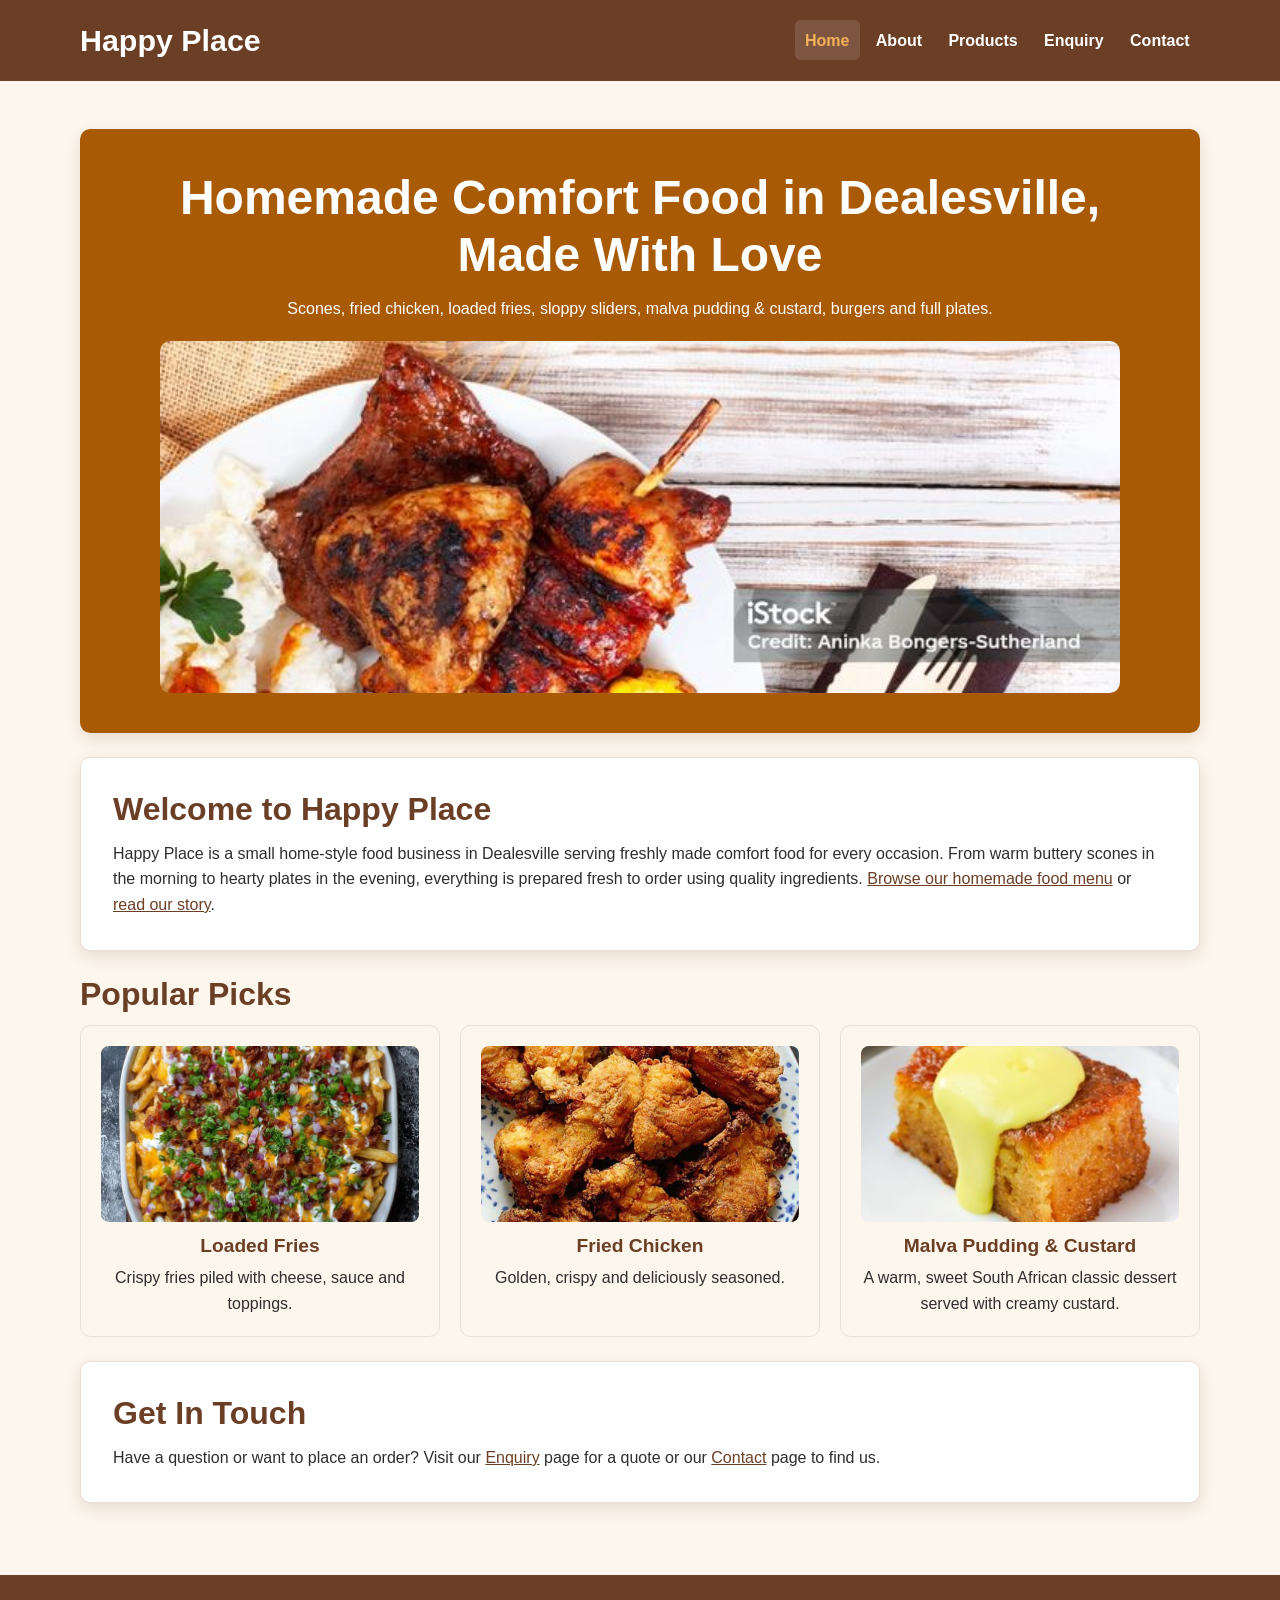
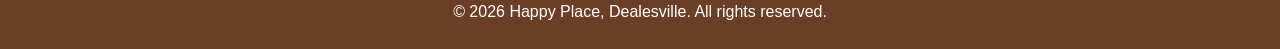
<file: assigiment.html/index.html>
<!DOCTYPE html>
<html lang="en">

<head>
    <meta charset="UTF-8">
    <meta name="viewport" content="width=device-width, initial-scale=1.0">
    <meta name="description"
        content="Happy Place in Dealesville serves homemade comfort food: scones, fried chicken, loaded fries, sloppy sliders, malva pudding, burgers and full plates.">
    <meta name="keywords"
        content="Happy Place, homemade food Dealesville, comfort food, scones, fried chicken, loaded fries, malva pudding, burgers, full plates">
    <title>Happy Place | Homemade Comfort Food in Dealesville</title>
    <link rel="canonical" href="https://happy-place-dealesville.netlify.app/index.html">

    <!-- Open Graph (social media previews) -->
    <meta property="og:type" content="website">
    <meta property="og:site_name" content="Happy Place">
    <meta property="og:title" content="Happy Place | Homemade Comfort Food in Dealesville">
    <meta property="og:description"
        content="Happy Place in Dealesville serves homemade comfort food: scones, fried chicken, loaded fries, sloppy sliders, malva pudding, burgers and full plates.">
    <meta property="og:url" content="https://happy-place-dealesville.netlify.app/index.html">
    <meta property="og:image" content="https://happy-place-dealesville.netlify.app/images/full-plate-640.jpg">
    <meta name="twitter:card" content="summary_large_image">

    <link rel="stylesheet" href="style.css">
    <script type="application/ld+json">
    {
        "@context": "https://schema.org",
        "@type": "FoodEstablishment",
        "name": "Happy Place",
        "description": "Homemade comfort food in Dealesville: scones, fried chicken, loaded fries, sloppy sliders, malva pudding, burgers and full plates.",
        "url": "https://happy-place-dealesville.netlify.app/",
        "image": "https://happy-place-dealesville.netlify.app/images/full-plate-640.jpg",
        "telephone": "+27833486381",
        "email": "thandinzondo@gmail.com",
        "priceRange": "R35 - R85",
        "servesCuisine": "South African comfort food",
        "address": {
            "@type": "PostalAddress",
            "streetAddress": "227 Potlaki Street, Tswaraganang",
            "addressLocality": "Dealesville",
            "addressCountry": "ZA"
        },
        "geo": { "@type": "GeoCoordinates", "latitude": -28.6715, "longitude": 25.4097 },
        "openingHoursSpecification": [
            { "@type": "OpeningHoursSpecification", "dayOfWeek": ["Monday","Tuesday","Wednesday","Thursday","Friday"], "opens": "09:00", "closes": "22:00" },
            { "@type": "OpeningHoursSpecification", "dayOfWeek": "Saturday", "opens": "09:00", "closes": "21:00" },
            { "@type": "OpeningHoursSpecification", "dayOfWeek": "Sunday", "opens": "09:00", "closes": "15:00" }
        ]
    }
    </script>
</head>

<body>
    <a class="skip-link" href="#main-content">Skip to main content</a>

    <header class="site-header">
        <div class="header-container">
            <a class="logo" href="index.html">Happy Place</a>
            <nav class="site-nav" aria-label="Main navigation">
                <ul>
                    <li><a aria-current="page" href="index.html">Home</a></li>
                    <li><a href="about.html">About</a></li>
                    <li><a href="product.html">Products</a></li>
                    <li><a href="enquiry.html">Enquiry</a></li>
                    <li><a href="contact.html">Contact</a></li>
                </ul>
            </nav>
        </div>
    </header>

    <main id="main-content">

        <section class="hero">
            <h1>Homemade Comfort Food in Dealesville, Made With Love</h1>
            <p>Scones, fried chicken, loaded fries, sloppy sliders, malva pudding &amp; custard, burgers and full
                plates.</p>
            <img src="images/full-plate-640.jpg" width="640" height="433"
                alt="Full plate of grilled chicken, meat, pap, tomato relish and corn" fetchpriority="high">
        </section>

        <section class="section-card">
            <h2>Welcome to Happy Place</h2>
            <p>Happy Place is a small home-style food business in Dealesville serving freshly made comfort food for
                every occasion. From warm buttery scones in the morning to hearty plates in the evening, everything is
                prepared fresh to order using quality ingredients. <a href="product.html">Browse our homemade food
                    menu</a> or <a href="about.html">read our story</a>.</p>
        </section>

        <section>
            <h2>Popular Picks</h2>
            <div class="grid">
                <article class="card">
                    <img src="images/loaded-fries-640.jpg" width="640" height="640"
                        alt="Loaded fries with cheese, bacon and spring onion" loading="lazy" data-lightbox>
                    <h3>Loaded Fries</h3>
                    <p>Crispy fries piled with cheese, sauce and toppings.</p>
                </article>

                <article class="card">
                    <img src="images/fried-chicken-1024.jpg" width="1024" height="1024"
                        alt="Crispy fried chicken on a patterned plate" loading="lazy" data-lightbox>
                    <h3>Fried Chicken</h3>
                    <p>Golden, crispy and deliciously seasoned.</p>
                </article>

                <article class="card">
                    <img src="images/malva-pudding-320.jpg" width="320" height="289"
                        alt="Malva pudding with custard poured over it" loading="lazy" data-lightbox>
                    <h3>Malva Pudding &amp; Custard</h3>
                    <p>A warm, sweet South African classic dessert served with creamy custard.</p>
                </article>
            </div>
        </section>

        <section class="section-card">
            <h2>Get In Touch</h2>
            <p>Have a question or want to place an order? Visit our <a href="enquiry.html">Enquiry</a> page for a quote
                or our <a href="contact.html">Contact</a> page to find us.</p>
        </section>

    </main>

    <footer class="site-footer">
        <p>&copy; 2026 Happy Place, Dealesville. All rights reserved.</p>
    </footer>

    <script src="script.js" defer></script>
</body>

</html>
</file>
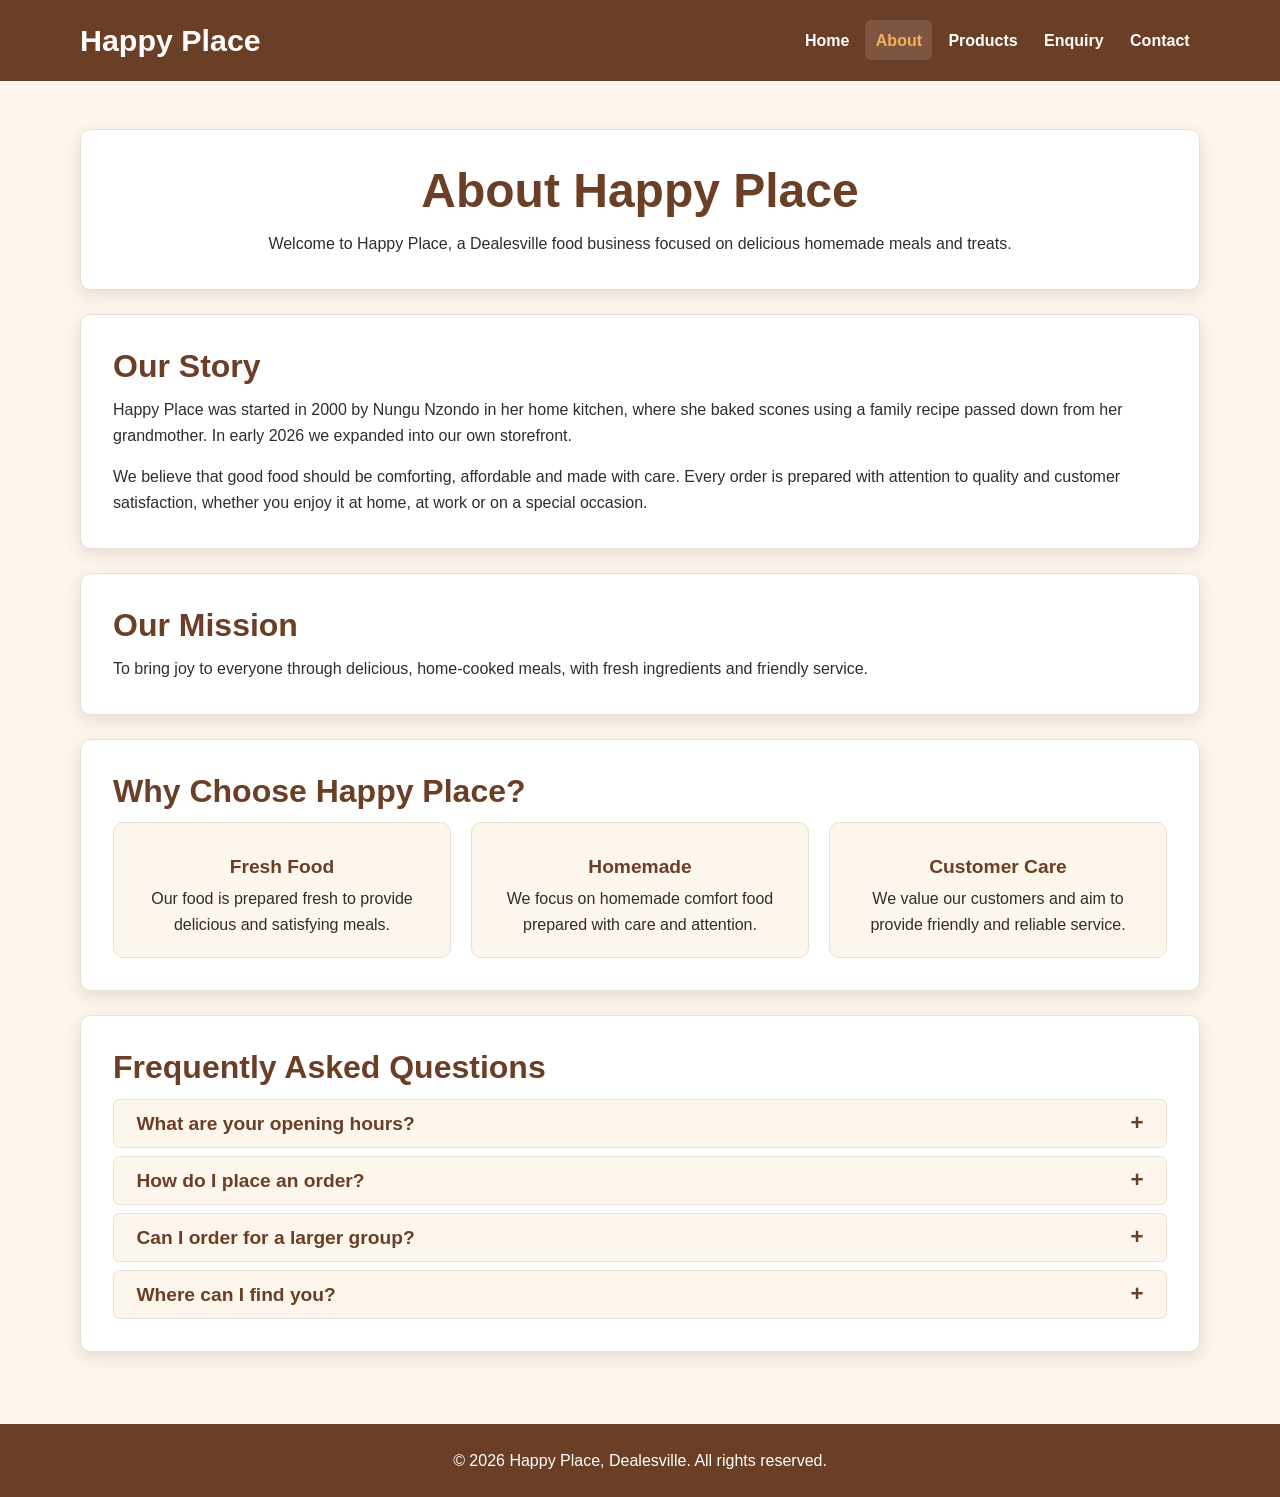
<file: assigiment.html/about.html>
<!DOCTYPE html>
<html lang="en">

<head>
    <meta charset="UTF-8">
    <meta name="viewport" content="width=device-width, initial-scale=1.0">
    <meta name="description"
        content="Learn about Happy Place, a Dealesville food business built on homemade comfort food, fresh ingredients and friendly customer service.">
    <meta name="keywords"
        content="about Happy Place, homemade food business, Dealesville food, home-cooked meals, family scone recipe, fresh comfort food">
    <title>About Happy Place | Homemade Food Business in Dealesville</title>
    <link rel="canonical" href="https://happy-place-dealesville.netlify.app/about.html">

    <!-- Open Graph (social media previews) -->
    <meta property="og:type" content="website">
    <meta property="og:site_name" content="Happy Place">
    <meta property="og:title" content="About Happy Place | Homemade Food Business in Dealesville">
    <meta property="og:description"
        content="Learn about Happy Place, a Dealesville food business built on homemade comfort food, fresh ingredients and friendly customer service.">
    <meta property="og:url" content="https://happy-place-dealesville.netlify.app/about.html">
    <meta property="og:image" content="https://happy-place-dealesville.netlify.app/images/full-plate-640.jpg">
    <meta name="twitter:card" content="summary_large_image">

    <link rel="stylesheet" href="style.css">
    <script type="application/ld+json">
    {
        "@context": "https://schema.org",
        "@type": "FoodEstablishment",
        "name": "Happy Place",
        "description": "Homemade comfort food in Dealesville: scones, fried chicken, loaded fries, sloppy sliders, malva pudding, burgers and full plates.",
        "url": "https://happy-place-dealesville.netlify.app/",
        "image": "https://happy-place-dealesville.netlify.app/images/full-plate-640.jpg",
        "telephone": "+27833486381",
        "email": "thandinzondo@gmail.com",
        "priceRange": "R35 - R85",
        "servesCuisine": "South African comfort food",
        "address": {
            "@type": "PostalAddress",
            "streetAddress": "227 Potlaki Street, Tswaraganang",
            "addressLocality": "Dealesville",
            "addressCountry": "ZA"
        },
        "geo": { "@type": "GeoCoordinates", "latitude": -28.6715, "longitude": 25.4097 },
        "openingHoursSpecification": [
            { "@type": "OpeningHoursSpecification", "dayOfWeek": ["Monday","Tuesday","Wednesday","Thursday","Friday"], "opens": "09:00", "closes": "22:00" },
            { "@type": "OpeningHoursSpecification", "dayOfWeek": "Saturday", "opens": "09:00", "closes": "21:00" },
            { "@type": "OpeningHoursSpecification", "dayOfWeek": "Sunday", "opens": "09:00", "closes": "15:00" }
        ]
    }
    </script>
</head>

<body>
    <a class="skip-link" href="#main-content">Skip to main content</a>

    <header class="site-header">
        <div class="header-container">
            <a class="logo" href="index.html">Happy Place</a>
            <nav class="site-nav" aria-label="Main navigation">
                <ul>
                    <li><a href="index.html">Home</a></li>
                    <li><a aria-current="page" href="about.html">About</a></li>
                    <li><a href="product.html">Products</a></li>
                    <li><a href="enquiry.html">Enquiry</a></li>
                    <li><a href="contact.html">Contact</a></li>
                </ul>
            </nav>
        </div>
    </header>

    <main id="main-content">

        <section class="intro">
            <h1>About Happy Place</h1>
            <p>Welcome to Happy Place, a Dealesville food business focused on delicious homemade meals and treats.</p>
        </section>

        <section class="section-card">
            <h2>Our Story</h2>
            <p>Happy Place was started in 2000 by Nungu Nzondo in her home kitchen, where she baked scones using a
                family recipe passed down from her grandmother. In early 2026 we expanded into our own storefront.</p>
            <p>We believe that good food should be comforting, affordable and made with care. Every order is prepared
                with attention to quality and customer satisfaction, whether you enjoy it at home, at work or on a
                special occasion.</p>
        </section>

        <section class="section-card">
            <h2>Our Mission</h2>
            <p>To bring joy to everyone through delicious, home-cooked meals, with fresh ingredients and friendly
                service.</p>
        </section>

        <section class="section-card">
            <h2>Why Choose Happy Place?</h2>
            <div class="grid">
                <article class="card">
                    <h3>Fresh Food</h3>
                    <p>Our food is prepared fresh to provide delicious and satisfying meals.</p>
                </article>
                <article class="card">
                    <h3>Homemade</h3>
                    <p>We focus on homemade comfort food prepared with care and attention.</p>
                </article>
                <article class="card">
                    <h3>Customer Care</h3>
                    <p>We value our customers and aim to provide friendly and reliable service.</p>
                </article>
            </div>
        </section>

        <section class="section-card">
            <h2>Frequently Asked Questions</h2>
            <div class="accordion">
                <div class="accordion-item">
                    <h3><button type="button" class="accordion-trigger" id="faq-btn-1" aria-expanded="false"
                            aria-controls="faq-1">What are your opening hours?</button></h3>
                    <div class="accordion-panel" id="faq-1" role="region" aria-labelledby="faq-btn-1" hidden>
                        <p>We are open Monday to Friday 09:00 - 22:00, Saturday 09:00 - 21:00 and Sunday 09:00 - 15:00.
                        </p>
                    </div>
                </div>
                <div class="accordion-item">
                    <h3><button type="button" class="accordion-trigger" id="faq-btn-2" aria-expanded="false"
                            aria-controls="faq-2">How do I place an order?</button></h3>
                    <div class="accordion-panel" id="faq-2" role="region" aria-labelledby="faq-btn-2" hidden>
                        <p>Use our <a href="enquiry.html">enquiry form</a> to choose a product, quantity and date. You
                            will see the cost and availability straight away. You can also call us on <a
                                href="tel:0833486381">083 348 6381</a>.</p>
                    </div>
                </div>
                <div class="accordion-item">
                    <h3><button type="button" class="accordion-trigger" id="faq-btn-3" aria-expanded="false"
                            aria-controls="faq-3">Can I order for a larger group?</button></h3>
                    <div class="accordion-panel" id="faq-3" role="region" aria-labelledby="faq-btn-3" hidden>
                        <p>Yes. Enter the quantity on the enquiry form and we will show the estimated cost. Larger
                            orders need an extra day of notice.</p>
                    </div>
                </div>
                <div class="accordion-item">
                    <h3><button type="button" class="accordion-trigger" id="faq-btn-4" aria-expanded="false"
                            aria-controls="faq-4">Where can I find you?</button></h3>
                    <div class="accordion-panel" id="faq-4" role="region" aria-labelledby="faq-btn-4" hidden>
                        <p>We are at 227 Potlaki Street, Tswaraganang, Dealesville. See the map on our <a
                                href="contact.html">contact page</a>.</p>
                    </div>
                </div>
            </div>
        </section>

    </main>

    <footer class="site-footer">
        <p>&copy; 2026 Happy Place, Dealesville. All rights reserved.</p>
    </footer>

    <script src="script.js" defer></script>
</body>

</html>
</file>
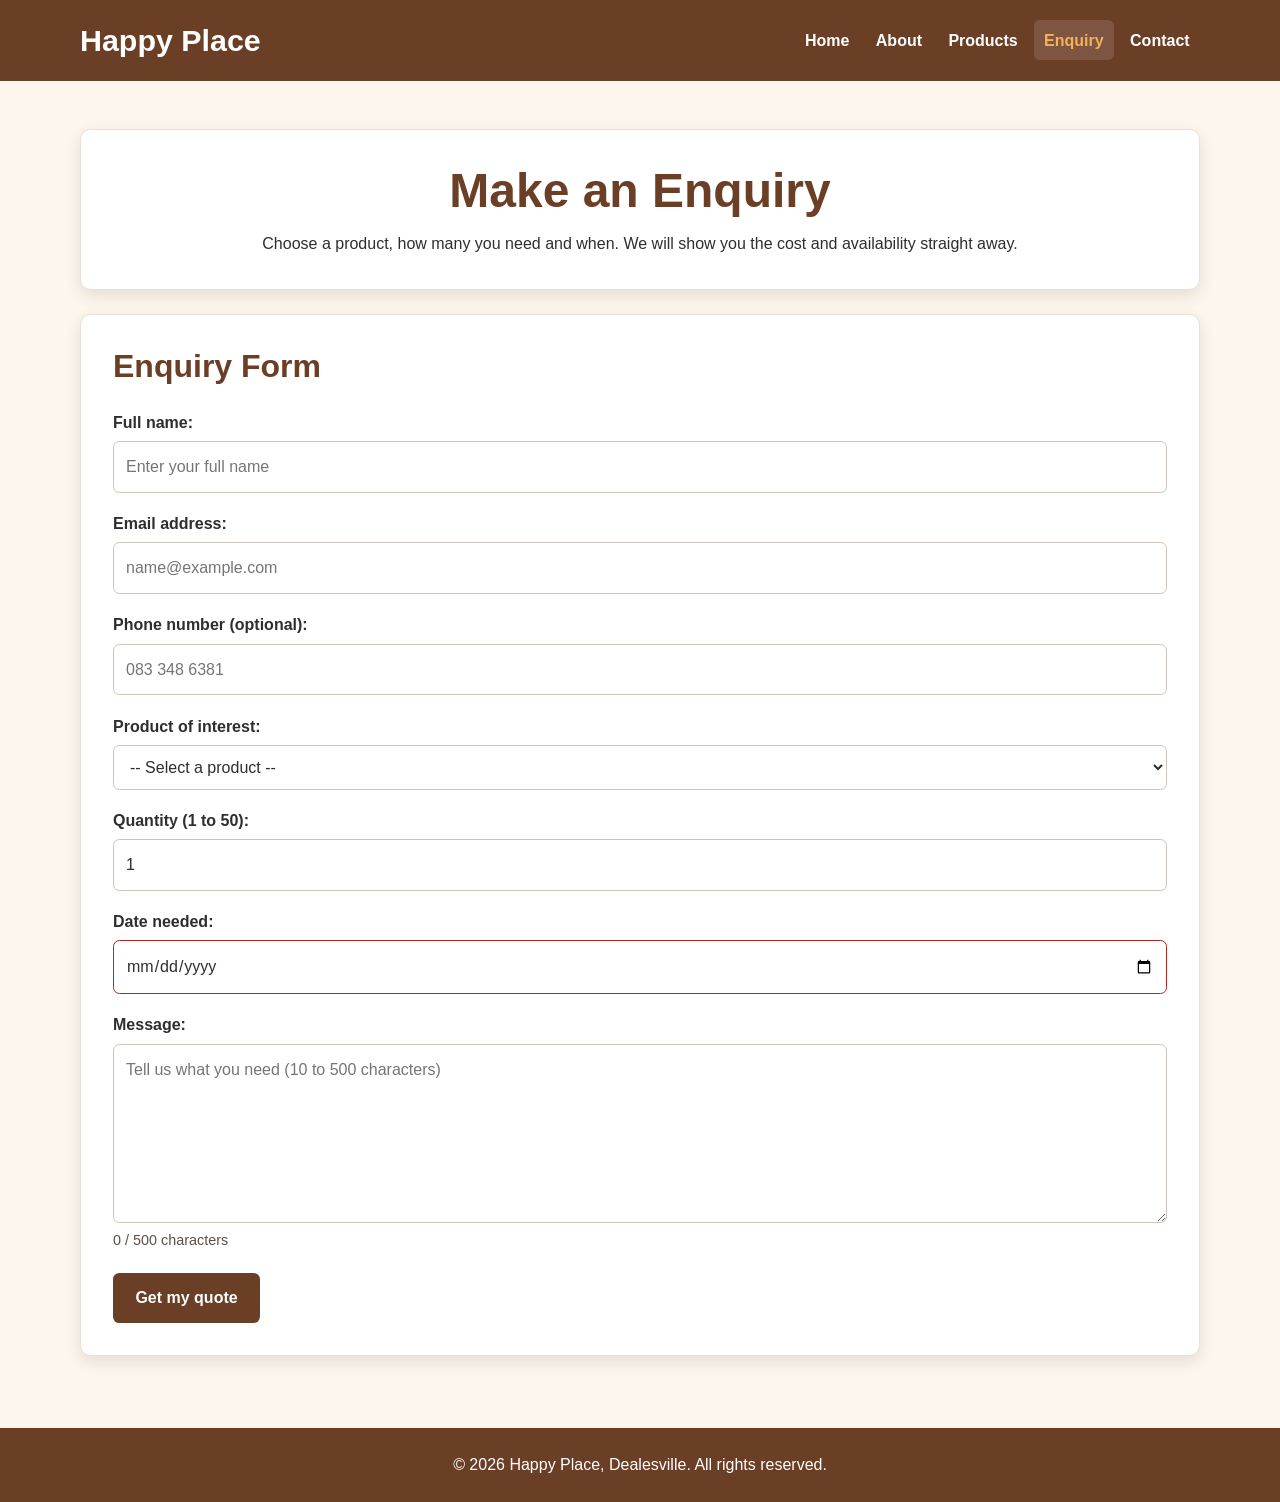
<file: assigiment.html/enquiry.html>
<!DOCTYPE html>
<html lang="en">

<head>
    <meta charset="UTF-8">
    <meta name="viewport" content="width=device-width, initial-scale=1.0">
    <meta name="description"
        content="Ask Happy Place about homemade food orders in Dealesville. Choose a product, quantity and date to get an instant cost and availability quote.">
    <meta name="keywords"
        content="food order enquiry, order homemade food, food quote, catering enquiry, Happy Place order, Dealesville">
    <title>Order Enquiry &amp; Quote | Happy Place Dealesville</title>
    <link rel="canonical" href="https://happy-place-dealesville.netlify.app/enquiry.html">

    <!-- Open Graph (social media previews) -->
    <meta property="og:type" content="website">
    <meta property="og:site_name" content="Happy Place">
    <meta property="og:title" content="Order Enquiry &amp; Quote | Happy Place Dealesville">
    <meta property="og:description"
        content="Ask Happy Place about homemade food orders in Dealesville. Choose a product, quantity and date to get an instant cost and availability quote.">
    <meta property="og:url" content="https://happy-place-dealesville.netlify.app/enquiry.html">
    <meta property="og:image" content="https://happy-place-dealesville.netlify.app/images/full-plate-640.jpg">
    <meta name="twitter:card" content="summary_large_image">

    <link rel="stylesheet" href="style.css">
</head>

<body>
    <a class="skip-link" href="#main-content">Skip to main content</a>

    <header class="site-header">
        <div class="header-container">
            <a class="logo" href="index.html">Happy Place</a>
            <nav class="site-nav" aria-label="Main navigation">
                <ul>
                    <li><a href="index.html">Home</a></li>
                    <li><a href="about.html">About</a></li>
                    <li><a href="product.html">Products</a></li>
                    <li><a aria-current="page" href="enquiry.html">Enquiry</a></li>
                    <li><a href="contact.html">Contact</a></li>
                </ul>
            </nav>
        </div>
    </header>

    <main id="main-content">

        <section class="intro">
            <h1>Make an Enquiry</h1>
            <p>Choose a product, how many you need and when. We will show you the cost and availability straight away.
            </p>
        </section>

        <section class="form-container">
            <h2>Enquiry Form</h2>

            <form id="enquiry-form" action="#" method="post" novalidate
                data-endpoint="https://jsonplaceholder.typicode.com/posts">

                <label for="fullName">Full name:</label>
                <input type="text" id="fullName" name="fullName" placeholder="Enter your full name" autocomplete="name"
                    maxlength="60" required>

                <label for="email">Email address:</label>
                <input type="email" id="email" name="email" placeholder="name@example.com" autocomplete="email"
                    required>

                <label for="phone">Phone number (optional):</label>
                <input type="tel" id="phone" name="phone" placeholder="083 348 6381" autocomplete="tel" inputmode="tel"
                    maxlength="16">

                <label for="product">Product of interest:</label>
                <select id="product" name="product" required>
                    <option value="">-- Select a product --</option>
                </select>

                <label for="quantity">Quantity (1 to 50):</label>
                <input type="number" id="quantity" name="quantity" min="1" max="50" step="1" value="1" required>

                <label for="date">Date needed:</label>
                <input type="date" id="date" name="date" required>

                <label for="message">Message:</label>
                <textarea id="message" name="message" rows="6" maxlength="500"
                    placeholder="Tell us what you need (10 to 500 characters)" required></textarea>
                <span class="char-count" id="message-count"></span>

                <button type="submit">Get my quote</button>
            </form>

            <p class="form-status" role="status" aria-live="polite"></p>
            <div class="result-card" id="enquiry-result" aria-live="polite" hidden></div>
        </section>

    </main>

    <footer class="site-footer">
        <p>&copy; 2026 Happy Place, Dealesville. All rights reserved.</p>
    </footer>

    <script src="script.js" defer></script>
</body>

</html>
</file>
<file: assigiment.html/style.css>
/* =========================================
   External CSS
   ========================================= */


*,
*::before,
*::after {
    box-sizing: border-box;
    margin: 0;
    padding: 0;
}


/* ---------- COLOUR VARIABLES ---------- */

:root {
    --brown: #6b3e26;
    --brown-dark: #4d2b1c;
    --orange: #d9822b;
    --orange-dark: #a85a05;
    --orange-light: #f5b15a;
    --cream: #fdf6ec;
    --white: #ffffff;
    --text: #2e2e2e;
    --border: #eadfd2;

    --shadow: 0 0.35rem 1rem rgba(67, 39, 24, 0.12);

    --radius: 0.65rem;
}


/* ----------  STYLING ---------- */

html {
    scroll-behavior: smooth;
}

@media (prefers-reduced-motion: reduce) {

    html {
        scroll-behavior: auto;
    }

    * {
        transition: none !important;
    }
}

body {
    min-height: 100vh;
    background-color: var(--cream);
    color: var(--text);

    font-family: Arial, Helvetica, sans-serif;
    font-size: 1rem;
    line-height: 1.6;
}


/* ---------- IMAGES ---------- */

img {
    display: block;
    max-width: 100%;
    height: auto;
}


/* ---------- LINKS ---------- */

a {
    color: var(--brown);
}

/* Scoped to main so the logo and nav aren't affected */
main a:hover {
    color: var(--orange-dark);
}

main a:visited {
    color: var(--brown-dark);
}

main a:active {
    color: var(--orange-dark);
}


/* ---------- ACCESSIBILITY ---------- */

a:focus-visible,
button:focus-visible,
input:focus-visible,
select:focus-visible,
textarea:focus-visible {
    outline: 0.2rem solid var(--orange-dark);
    outline-offset: 0.15rem;
}


/* ---------- SKIP LINK ---------- */

.skip-link {
    position: absolute;
    left: -9999px;
    top: 0.5rem;
    z-index: 100;

    padding: 0.6rem 1rem;

    background-color: var(--white);
    color: var(--brown);

    font-weight: 700;
}

.skip-link:focus {
    left: 0.5rem;
}


/* =========================================
   HEADER
   ========================================= */

.site-header {
    background-color: var(--brown);
    color: var(--white);
    padding: 1rem 5%;
}

.header-container {
    display: flex;
    align-items: center;
    justify-content: space-between;

    gap: 1rem;

    width: min(100%, 70rem);
    margin-inline: auto;
}


/* ---------- LOGO ---------- */

.logo {
    color: var(--white);

    font-size: clamp(1.5rem, 3vw, 1.9rem);
    font-weight: 700;

    text-decoration: none;
    white-space: nowrap;
}


/* ---------- NAVIGATION ---------- */

.site-nav ul {
    display: flex;

    flex-wrap: wrap;
    justify-content: flex-end;

    gap: 0.35rem;

    list-style: none;
}

.site-nav a {
    display: block;

    padding: 0.45rem 0.65rem;

    border-radius: 0.35rem;

    color: var(--white);

    font-weight: 700;
    text-decoration: none;

    transition:
        background-color 0.2s ease,
        color 0.2s ease;
}

.site-nav a:hover,
.site-nav a[aria-current="page"] {
    background-color: rgba(255, 255, 255, 0.12);
    color: var(--orange-light);
}

.site-nav a:active {
    background-color: rgba(255, 255, 255, 0.25);
}

.site-nav li:last-child a {
    margin-right: 0;
}


/* =========================================
   MAIN CONTENT
   ========================================= */

main {
    width: min(90%, 70rem);

    margin-inline: auto;

    padding: 1.5rem 0 2rem;
}

section {
    margin-block: 1.5rem;
}


/* ---------- CONTENT CARDS ---------- */

.section-card,
.intro,
.form-container,
.contact-container,
.map-container {
    padding: clamp(1.25rem, 3vw, 2rem);

    background-color: var(--white);

    border: 1px solid var(--border);
    border-radius: var(--radius);

    box-shadow: var(--shadow);
}


/* ---------- INTRO ---------- */

.intro {
    text-align: center;
}


/* =========================================
   TYPOGRAPHY
   ========================================= */

h1,
h2,
h3 {
    color: var(--brown);
    line-height: 1.2;
}

h1 {
    margin-bottom: 0.75rem;

    font-size: clamp(2rem, 5vw, 3rem);
}

h2 {
    margin-bottom: 0.75rem;

    font-size: clamp(1.45rem, 3vw, 2rem);
}

h3 {
    margin-block: 0.75rem 0.5rem;

    font-size: 1.2rem;
}

p+p {
    margin-top: 1rem;
}


/* =========================================
   HERO SECTION
   ========================================= */

.hero {
    padding: clamp(1.5rem, 4vw, 2.5rem);

    background-color: var(--orange-dark);
    color: var(--white);

    border-radius: var(--radius);

    text-align: center;

    box-shadow: var(--shadow);
}

.hero h1 {
    color: var(--white);
}

.hero p {
    max-width: 52rem;

    margin-inline: auto;
}

.hero img {
    width: 100%;
    max-width: 60rem;

    height: clamp(15rem, 42vw, 22rem);

    margin: 1.25rem auto 0;

    border-radius: var(--radius);

    object-fit: cover;
}


/* =========================================
   GENERAL GRID
   ========================================= */

.grid,
.products,
.contact-grid {
    display: grid;
    gap: 1.25rem;
}


/* ---------- THREE COLUMN GRID ---------- */

.grid {
    grid-template-columns: repeat(3, minmax(0, 1fr));
}


/* ---------- GENERAL CARD ---------- */

.card {
    padding: 1.25rem;

    background-color: var(--cream);

    border: 1px solid var(--border);
    border-radius: var(--radius);

    text-align: center;
}

.card img {
    width: 100%;
    max-width: 20rem;

    height: 11rem;

    margin-inline: auto;

    border-radius: 0.5rem;

    object-fit: cover;
}


/* =========================================
   PRODUCTS
   ========================================= */

.products {
    grid-template-columns: repeat(3, minmax(0, 1fr));
}


/* ---------- PRODUCT CARD ---------- */

.product-card {
    display: flex;
    flex-direction: column;

    padding: 1.25rem;

    background-color: var(--white);

    border: 1px solid var(--border);
    border-radius: var(--radius);

    box-shadow: var(--shadow);

    transition:
        transform 0.2s ease,
        box-shadow 0.2s ease;
}

/* Structural pseudo-class: alternate card colour */
.products .product-card:nth-child(even) {
    background-color: var(--cream);
}


/* ---------- PRODUCT HOVER ---------- */

.product-card:hover {
    transform: translateY(-0.2rem);

    box-shadow:
        0 0.6rem 1.4rem rgba(67, 39, 24, 0.17);
}


/* ---------- PRODUCT IMAGE ---------- */

.product-card img {
    width: 100%;

    height: 14rem;

    border-radius: 0.5rem;

    object-fit: cover;
}


/* ---------- PRODUCT DESCRIPTION ---------- */

.product-card p:not(.price) {
    flex-grow: 1;
}


/* ---------- PRODUCT PRICE ---------- */

.price {
    margin-top: 1rem;

    color: var(--orange-dark);

    font-size: 1.25rem;

    font-weight: 700;
}


/* =========================================
   FORM
   ========================================= */

.form-container form {
    display: grid;

    gap: 0.35rem;
}


/* ---------- LABELS ---------- */

label {
    margin-top: 0.8rem;

    font-weight: 700;
}


/* ---------- FORM INPUTS ---------- */

input,
select,
textarea {
    width: 100%;

    padding: 0.75rem;

    border: 1px solid #cfc4ba;
    border-radius: 0.4rem;

    background-color: var(--white);
    color: var(--text);

    font: inherit;
}

input:focus,
select:focus,
textarea:focus {
    border-color: var(--orange-dark);
}

input:invalid:not(:placeholder-shown),
textarea:invalid:not(:placeholder-shown) {
    border-color: #b3261e;
}


/* ---------- TEXTAREA ---------- */

textarea {
    min-height: 9rem;

    resize: vertical;
}


/* ---------- BUTTON ---------- */

button {
    justify-self: start;

    margin-top: 1rem;

    padding: 0.75rem 1.4rem;

    border: 0;
    border-radius: 0.4rem;

    background-color: var(--brown);
    color: var(--white);

    font: inherit;
    font-weight: 700;

    cursor: pointer;

    transition:
        background-color 0.2s ease,
        transform 0.2s ease;
}

button:hover {
    background-color: var(--orange-dark);

    transform: translateY(-0.1rem);
}

button:active {
    background-color: var(--brown-dark);

    transform: translateY(0);
}


/* =========================================
   CONTACT PAGE
   ========================================= */

.contact-grid {
    grid-template-columns: repeat(2, minmax(0, 1fr));
}


/* ---------- CONTACT CARD ---------- */

.contact-card {
    padding: 1.25rem;

    background-color: var(--cream);

    border: 1px solid var(--border);
    border-radius: var(--radius);
}

.contact-card:first-child {
    border-left: 0.3rem solid var(--orange-dark);
}

.contact-card a {
    font-weight: 700;
}


/* ---------- MAP ---------- */

.map-container iframe {
    width: 100%;

    height: clamp(18rem, 45vw, 25rem);

    border: 0;

    border-radius: 0.5rem;
}


/* =========================================
   FOOTER
   ========================================= */

.site-footer {
    margin-top: 1rem;

    padding: 1.5rem 5%;

    background-color: var(--brown);

    color: var(--white);

    text-align: center;
}


/* =========================================
   TABLET RESPONSIVE DESIGN
   ========================================= */

@media (max-width: 55rem) {

    h1 {
        font-size: 2.2rem;
    }

    h2 {
        font-size: 1.6rem;
    }

    .logo {
        font-size: 1.6rem;
    }

    .header-container {
        align-items: flex-start;

        flex-direction: column;
    }

    .site-nav ul {
        justify-content: flex-start;
    }

    .grid,
    .products {
        grid-template-columns: repeat(2, minmax(0, 1fr));
    }
}


/* =========================================
   MOBILE RESPONSIVE DESIGN
   ========================================= */

@media (max-width: 38rem) {

    body {
        font-size: 0.98rem;
        line-height: 1.5;
    }

    h1 {
        font-size: 1.8rem;
    }

    h2 {
        font-size: 1.4rem;
    }

    h3 {
        font-size: 1.1rem;
    }

    main {
        width: min(92%, 70rem);

        padding-top: 1rem;
    }

    .site-header {
        padding: 0.9rem 4%;
    }

    /* Mobile navigation: tap-friendly grid */
    .site-nav,
    .site-nav ul {
        width: 100%;
    }

    .site-nav ul {
        display: grid;
        grid-template-columns: repeat(3, 1fr);
        gap: 0.25rem;
    }

    .site-nav a {
        padding: 0.4rem 0.5rem;

        background-color: rgba(255, 255, 255, 0.08);

        font-size: 0.92rem;
        text-align: center;
    }

    .grid,
    .products,
    .contact-grid {
        grid-template-columns: 1fr;
    }

    .hero img {
        height: 15rem;
    }

    .product-card img {
        height: 13rem;
    }

    .price {
        font-size: 1.15rem;
    }

    button {
        width: 100%;
    }
}

/* =========================================
   PART 3 ADDITIONS
   (toolbar, lightbox, accordion, map, form
   feedback, animation, back-to-top)
   ========================================= */

body.no-scroll {
    overflow: hidden;
}

/* ---------- PRODUCT TOOLBAR ---------- */

.toolbar {
    display: grid;
    grid-template-columns: 2fr 1fr 1fr;
    gap: 1rem;

    margin-bottom: 1.25rem;
    padding: 1.25rem;

    background-color: var(--white);

    border: 1px solid var(--border);
    border-radius: var(--radius);

    box-shadow: var(--shadow);
}

.toolbar label {
    display: block;
    margin: 0 0 0.3rem;
}

.result-count,
.no-results,
.noscript-note {
    margin-bottom: 1rem;

    font-weight: 700;
    color: var(--brown);
}

.product-card .meta {
    color: var(--orange-dark);

    font-size: 0.9rem;
    font-weight: 700;
}

.product-card {
    animation: card-in 0.35s ease both;
}

@keyframes card-in {
    from {
        opacity: 0;
        transform: translateY(0.6rem);
    }
}

img[data-lightbox] {
    cursor: zoom-in;
}

/* ---------- LIGHTBOX ---------- */

.lightbox {
    position: fixed;
    inset: 0;
    z-index: 200;

    display: flex;
    flex-direction: column;
    align-items: center;
    justify-content: center;
    gap: 0.75rem;

    padding: 1rem;

    background-color: rgba(30, 16, 9, 0.9);
}

.lightbox[hidden] {
    display: none;
}

.lightbox img {
    max-width: 92vw;
    max-height: 78vh;
    width: auto;

    border-radius: var(--radius);
}

.lightbox-caption {
    color: var(--white);
    text-align: center;
}

.lightbox-close {
    position: absolute;
    top: 1rem;
    right: 1rem;

    width: 2.75rem;
    height: 2.75rem;

    margin: 0;
    padding: 0;

    font-size: 1.75rem;
    line-height: 1;
}

/* ---------- ACCORDION ---------- */

.accordion h3 {
    margin: 0;
}

.accordion-item+.accordion-item {
    margin-top: 0.5rem;
}

.accordion-trigger {
    display: flex;
    justify-content: space-between;
    align-items: center;
    gap: 1rem;

    width: 100%;
    margin: 0;

    background-color: var(--cream);
    color: var(--brown);

    border: 1px solid var(--border);

    text-align: left;
}

.accordion-trigger::after {
    content: "+";
    font-size: 1.4rem;
    line-height: 1;
}

.accordion-trigger[aria-expanded="true"]::after {
    content: "\2212";
}

.accordion-trigger:hover {
    background-color: var(--border);
    transform: none;
}

.accordion-panel {
    padding: 1rem 1.25rem;

    border: 1px solid var(--border);
    border-top: 0;
    border-radius: 0 0 0.4rem 0.4rem;
}

/* ---------- MAP ---------- */

#map {
    width: 100%;
    height: clamp(18rem, 45vw, 25rem);

    border-radius: 0.5rem;
    z-index: 1;
}

.map-link {
    margin-top: 0.75rem;
}

/* ---------- FORM FEEDBACK ---------- */

.form-error {
    margin: 0;

    color: #b3261e;

    font-size: 0.92rem;
    font-weight: 700;
}

.form-error:empty {
    display: none;
}

input[aria-invalid="true"],
select[aria-invalid="true"],
textarea[aria-invalid="true"] {
    border-color: #b3261e;
    border-width: 2px;
}

.char-count {
    color: #5c5047;
    font-size: 0.9rem;
}

.form-status {
    margin-top: 1rem;
    font-weight: 700;
}

.form-status:empty {
    display: none;
}

.form-status.success {
    color: #1b6b3a;
}

.form-status.error {
    color: #b3261e;
}

.result-card {
    margin-top: 1.25rem;
    padding: 1.25rem;

    background-color: var(--cream);

    border: 1px solid var(--border);
    border-left: 0.3rem solid var(--orange-dark);
    border-radius: var(--radius);
}

.result-card.ok {
    border-left-color: #1b6b3a;
}

.result-card.warn {
    border-left-color: #b3261e;
}

.result-card[hidden] {
    display: none;
}

.result-card ul {
    margin: 0.5rem 0 0.75rem 1.25rem;
}

.email-preview {
    margin-block: 0.75rem;
    padding: 0.75rem;

    background-color: var(--white);

    border: 1px solid var(--border);
    border-radius: 0.4rem;

    font: inherit;
    white-space: pre-wrap;
    overflow-wrap: anywhere;
}

.button-link {
    display: inline-block;

    padding: 0.75rem 1.4rem;

    background-color: var(--brown);
    color: var(--white);

    border-radius: 0.4rem;

    font-weight: 700;
    text-decoration: none;
}

main a.button-link:visited,
main a.button-link:hover {
    color: var(--white);
}

.button-link:hover {
    background-color: var(--orange-dark);
}

.contact-container,
.form-container {
    margin-block: 1.5rem;
}

/* ---------- SCROLL REVEAL ---------- */

.reveal {
    opacity: 0;
    transform: translateY(1rem);

    transition:
        opacity 0.5s ease,
        transform 0.5s ease;
}

.reveal.visible {
    opacity: 1;
    transform: none;
}

/* ---------- BACK TO TOP ---------- */

.back-to-top {
    position: fixed;
    right: 1rem;
    bottom: 1rem;
    z-index: 50;

    width: 2.75rem;
    height: 2.75rem;

    margin: 0;
    padding: 0;

    font-size: 1.4rem;
    line-height: 1;

    box-shadow: var(--shadow);
}

.back-to-top[hidden] {
    display: none;
}

@media (prefers-reduced-motion: reduce) {

    .product-card,
    .reveal {
        animation: none;
        opacity: 1;
        transform: none;
    }
}

@media (max-width: 55rem) {
    .toolbar {
        grid-template-columns: 1fr 1fr;
    }

    .toolbar>div:first-child {
        grid-column: 1 / -1;
    }
}

@media (max-width: 38rem) {
    .toolbar {
        grid-template-columns: 1fr;
    }
}
</file>
